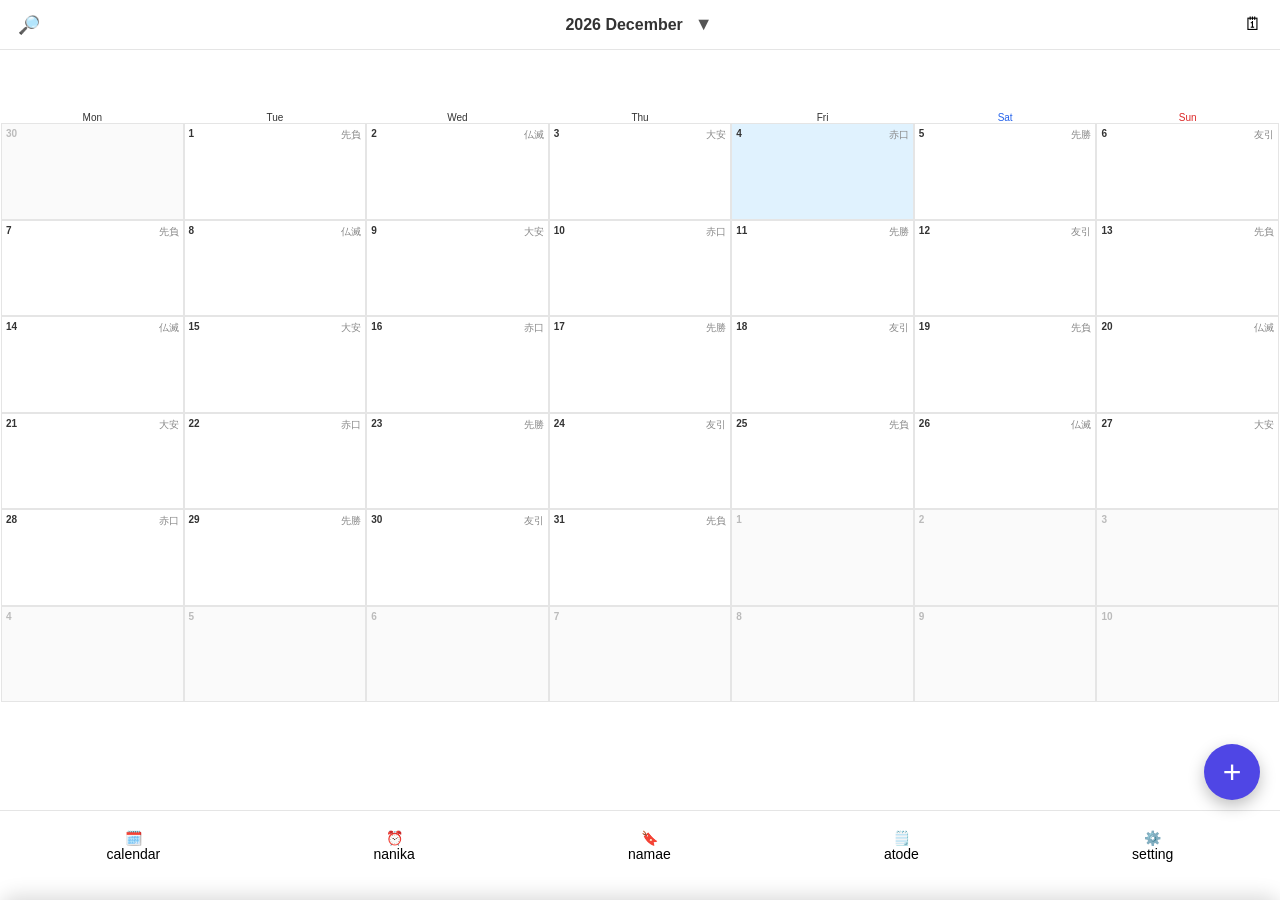
<file: index.html>
<!doctype html>
<html lang="ja">
<head>
  <meta charset="UTF-8">
  <meta name="viewport" content="width=device-width, initial-scale=1.0">
  <title>my calendar</title>
  <link rel="stylesheet" href="style.css">
  <link rel="manifest" href="manifest.json">
<meta name="theme-color" content="#ffffff">
</head>

<body>

  <!-- ===== Header ===== -->
  <header class="app-header">
    <button class="icon-btn">🔎</button>

    <div class="header-center">
      <span id="header-month"></span>
      <button id="open-picker" class="dropdown-btn">▼</button>
    </div>

    <button class="icon-btn" id="go-today">🗓</button>
  </header>

  <div class="ad-space"></div>
  
  <!-- ===== Calendar ===== -->
  <main class="main-content">
    <div class="calendar-scroll" id="calendar-scroll"></div>
  </main>

  <!-- ===== Hidden Month Picker ===== -->
 <input type="month" id="month-picker" style="position: fixed;width: 1px;height: 1px;opacity: 0;">

  <!-- ===== Floating Button ===== -->
  <button id="add-btn">+</button>

  <!-- ===== Bottom Menu ===== -->
  <nav class="bottom-menu">
    <button>🗓️<br>calendar</button>
    <button>⏰<br>nanika</button>
    <button>🔖<br>namae</button>
    <button>🗒️<br>atode</button>
    <button>⚙️<br>setting</button>
  </nav>

  <!-- ===== Bottom Sheet ===== -->
  <div id="bottomSheet" class="bottom-sheet">
    <div class="sheet-handle"></div>
    <div class="sheet-content">
      <h3 id="selectedDate"></h3>
      <p>予定がありません</p>
    </div>
  </div>

  <script src="script.js"></script>
  <script>
  if ("serviceWorker" in navigator) {
    navigator.serviceWorker.register("service-worker.js");
  }
</script>
</body>
</html>
</file>
<file: style.css>
* {
  box-sizing: border-box;
}

html, body {
  margin: 0;
  padding: 0;
  height: 100%;
  overflow: hidden;
  overscroll-behavior: none;
}

body {
  font-family: sans-serif;
  background: #ffffff;
  color: #333;
}

/* ===== Header ===== */
.app-header {
  position: fixed;
  top: 0;
  left: 0;
  right: 0;

  height: 50px;
  display: flex;
  align-items: center;
  justify-content: space-between;

  padding: 0 12px;
  background: #fff;
  border-bottom: 1px solid #e5e5e5;
  z-index: 1000;
}

.header-center {
  display: flex;
  align-items: center;
  gap: 6px;
  font-size: 16px;
  font-weight: bold;
}

.icon-btn,
.dropdown-btn {
  border: none;
  background: none;
  font-size: 18px;
  cursor: pointer;
}

.dropdown-btn {
  color: #555;
  -webkit-tap-highlight-color: transparent;
  appearance: none;
  -webkit-appearance: none;
  outline: none;
}

.dropdown-btn:focus {
  outline: none;
}

.dropdown-btn:active {
  color: #555;
}

.ad-space {
  height: 55px;
}

/* ===== Main ===== */
.main-content {
  padding-top: 56px;
  padding-bottom: 0;
}

/* ===== Calendar Scroll ===== */
.calendar-scroll {
  display: flex;
  overflow-x: scroll;
  scroll-snap-type: x mandatory;
  scroll-behavior: smooth;
  scrollbar-width: none;
}

.calendar-container {
  flex: 0 0 100vw;
  padding: 1px;
  padding-bottom: 60px;
  scroll-snap-align: start;
}

.month-title {
  display: none; /* ← ヘッダーに統合 */
}

.weekdays {
  font-size: 10px;
  display: grid;
  grid-template-columns: repeat(7,1fr);
  text-align: center;
}

.weekdays .sat { color: #2563eb; }
.weekdays .sun { color: #dc2626; }

.calendar {
  display: grid;
  grid-template-columns: repeat(7,1fr);
}

.calendar > div {
  border: 0.6px solid #e5e5e5;
  height: 96.5px;
  padding: 4px;

  display: grid;
  grid-template-columns: 1fr 1fr;
}

.date {
  font-size: 10px;
  font-weight: bold;
}

.rokuyo {
  justify-self: end;
  font-size: 10px;
  color: #888;
}

.today {
  background: #e0f2fe;
}

.other-month {
  color: #bbb;
  background: #fafafa;
}

/* ===== FAB ===== */
#add-btn {
  position: fixed;
  right: 20px;
  bottom: 100px;

  width: 56px;
  height: 56px;
  border-radius: 50%;
  font-size: 32px;

  border: none;
  background: #4f46e5;
  color: #fff;
  box-shadow: 0 6px 16px rgba(0,0,0,.25);
  z-index: 1000;
}

/* ===== Bottom Menu ===== */
.bottom-menu {
  position: fixed;
  bottom: 20px;
  left: 0;

  width: 100%;
  height: 70px;
  display: flex;
  justify-content: space-around;
  align-items: center;

  background: #fff;
  border-top: 1px solid #e5e5e5;
}

.bottom-menu button {
  border: none;
  background: none;
  font-size: 14px;
}

/* ===== Bottom Sheet ===== */
.bottom-sheet {
  position: fixed;
  left: 0;
  right: 0;
  bottom: 0;

  height: 85%;
  background: #fff;
  border-radius: 16px 16px 0 0;
  box-shadow: 0 -4px 20px rgba(0,0,0,.15);

  transform: translateY(100%);
  transition: transform .3s ease;
  z-index: 2000;

  touch-action: none;
}

.bottom-sheet.active {
  transform: translateY(0);
}
</file>
